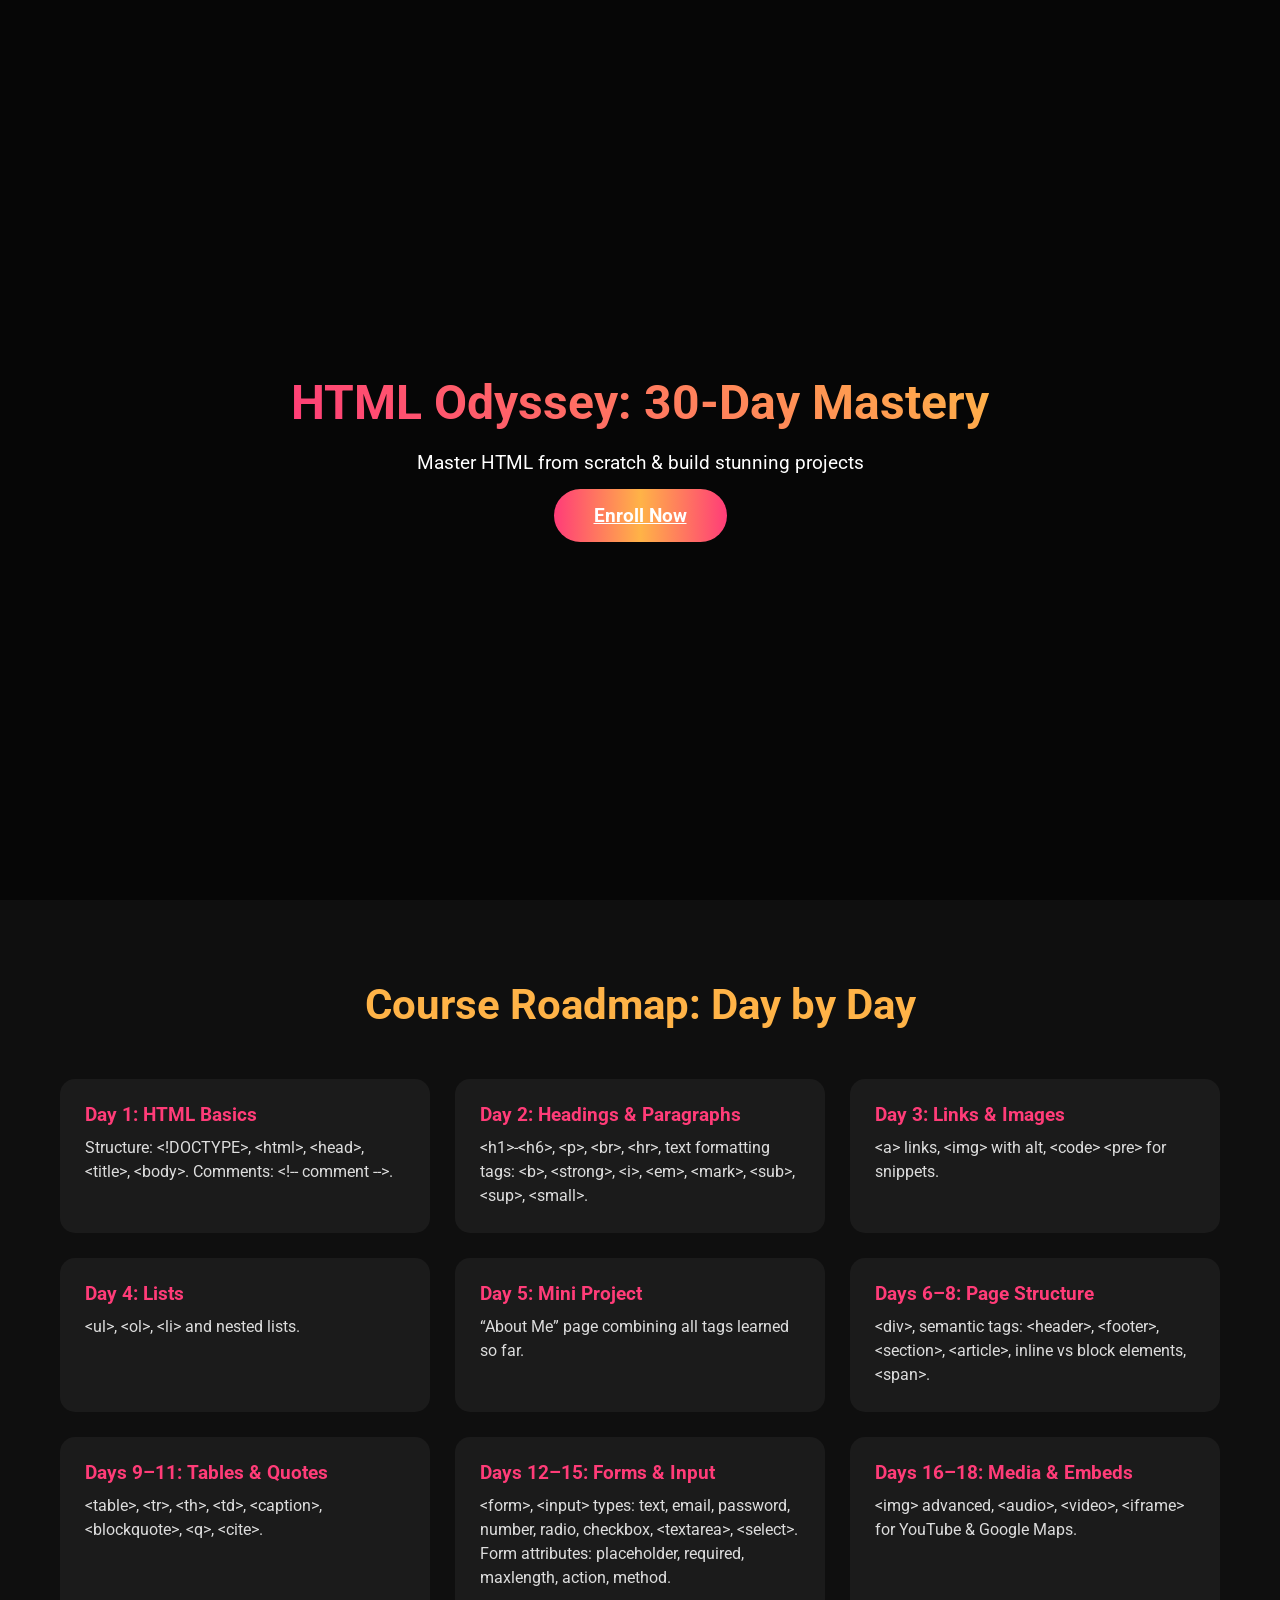
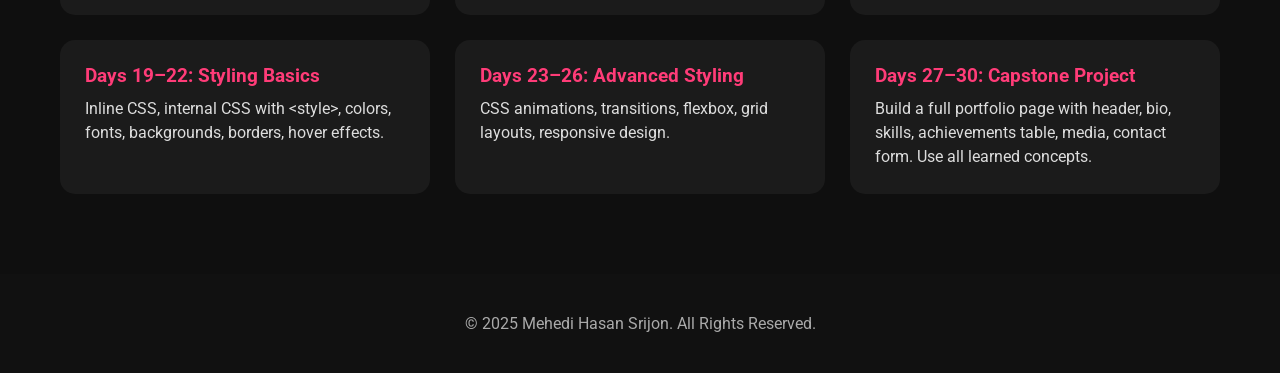
<file: html/index.html>
<!DOCTYPE html>
<html lang="en">
<head>
<meta charset="UTF-8">
<meta name="viewport" content="width=device-width, initial-scale=1.0">
<title>HTML Odyssey: 30-Day Mastery</title>
<link href="https://fonts.googleapis.com/css2?family=Roboto:wght@400;700&display=swap" rel="stylesheet">
<style>
/* Reset & body */
*{margin:0;padding:0;box-sizing:border-box;font-family:'Roboto',sans-serif;}
body{background:#0f0f0f;color:#fff;scroll-behavior:smooth;}

/* Hero Section */
.hero{
  height:100vh;
  display:flex;
  flex-direction:column;
  justify-content:center;
  align-items:center;
  text-align:center;
  background:url('https://raw.githubusercontent.com/mehedihasansrijon/mehedihasansrijon.github.io/refs/heads/master/images/html_thum.png') no-repeat center center/cover;
  position:relative;
}
.hero::after{
  content:"";
  position:absolute;
  top:0; left:0;
  width:100%; height:100%;
  background:rgba(0,0,0,0.6);
}
.hero-content{
  position:relative; z-index:2;
  animation:fadeIn 1.5s ease forwards;
}
.hero h1{
  font-size:3rem; margin-bottom:20px;
  background:linear-gradient(45deg,#ff3c78,#ffb347);
  -webkit-background-clip:text;
  -webkit-text-fill-color:transparent;
  animation:slideDown 1s;
}
.hero p{
  font-size:1.2rem;margin-bottom:30px;
  animation:slideUp 1s;
}
.enroll-btn{
  padding:15px 40px;font-size:1.2rem;font-weight:bold;color:#fff;
  background:linear-gradient(270deg,#ff3c78,#ffb347,#ff3c78);
  border:none;border-radius:50px;cursor:pointer;position:relative;
  animation:gradientShift 4s ease infinite; transition:transform 0.3s,box-shadow 0.3s;
}
.enroll-btn:hover{transform:scale(1.1);box-shadow:0 0 25px #ff3c78;}

/* Timeline */
.timeline{padding:80px 20px;max-width:1200px;margin:0 auto;}
.timeline h2{text-align:center;font-size:2.6rem;margin-bottom:50px;color:#ffb347;}
.timeline-container{display:grid;grid-template-columns:repeat(auto-fit,minmax(280px,1fr));gap:25px;}
.timeline-day{
  background:rgba(255,255,255,0.05);padding:25px;border-radius:15px;
  position:relative; opacity:0; transform:translateY(50px);
  animation:fadeUp 0.8s forwards;
  transition:0.5s;
}
.timeline-day:hover{transform:translateY(0) scale(1.05); box-shadow:0 0 25px #ff3c78;}
.timeline-day h3{color:#ff3c78;margin-bottom:10px;}
.timeline-day p{color:#ddd;line-height:1.5;}

/* Footer */
footer{padding:40px 20px;text-align:center;background:#111;color:#aaa;}

/* Animations */
@keyframes fadeUp{to{opacity:1; transform:translateY(0);}}
@keyframes fadeIn{0%{opacity:0;}100%{opacity:1;}}
@keyframes slideDown{0%{opacity:0; transform:translateY(-50px);}100%{opacity:1; transform:translateY(0);}}
@keyframes slideUp{0%{opacity:0; transform:translateY(50px);}100%{opacity:1; transform:translateY(0);}}
@keyframes gradientShift{0%{background-position:0% 50%;}50%{background-position:100% 50%;}100%{background-position:0% 50%;}}

/* Responsive */
@media(max-width:768px){.hero h1{font-size:2.2rem;}}
</style>
</head>
<body>

<!-- Hero Section -->
<section class="hero">
  <div class="hero-content">
    <h1>HTML Odyssey: 30-Day Mastery</h1>
    <p>Master HTML from scratch & build stunning projects</p>
    <a class="enroll-btn" href="https://wa.me/8801959496164?text=Hi!%20I%20want%20to%20enroll%20in%20HTML%20Odyssey" target="_blank">Enroll Now</a>
  </div>
</section>

<!-- Timeline Section -->
<section class="timeline">
  <h2>Course Roadmap: Day by Day</h2>
  <div class="timeline-container">
    <div class="timeline-day" style="animation-delay:0s;">
      <h3>Day 1: HTML Basics</h3>
      <p>Structure: &lt;!DOCTYPE&gt;, &lt;html&gt;, &lt;head&gt;, &lt;title&gt;, &lt;body&gt;. Comments: &lt;!-- comment --&gt;.</p>
    </div>
    <div class="timeline-day" style="animation-delay:0.1s;">
      <h3>Day 2: Headings & Paragraphs</h3>
      <p>&lt;h1&gt;-&lt;h6&gt;, &lt;p&gt;, &lt;br&gt;, &lt;hr&gt;, text formatting tags: &lt;b&gt;, &lt;strong&gt;, &lt;i&gt;, &lt;em&gt;, &lt;mark&gt;, &lt;sub&gt;, &lt;sup&gt;, &lt;small&gt;.</p>
    </div>
    <div class="timeline-day" style="animation-delay:0.2s;">
      <h3>Day 3: Links & Images</h3>
      <p>&lt;a&gt; links, &lt;img&gt; with alt, &lt;code&gt; &lt;pre&gt; for snippets.</p>
    </div>
    <div class="timeline-day" style="animation-delay:0.3s;">
      <h3>Day 4: Lists</h3>
      <p>&lt;ul&gt;, &lt;ol&gt;, &lt;li&gt; and nested lists.</p>
    </div>
    <div class="timeline-day" style="animation-delay:0.4s;">
      <h3>Day 5: Mini Project</h3>
      <p>“About Me” page combining all tags learned so far.</p>
    </div>
    <div class="timeline-day" style="animation-delay:0.5s;">
      <h3>Days 6–8: Page Structure</h3>
      <p>&lt;div&gt;, semantic tags: &lt;header&gt;, &lt;footer&gt;, &lt;section&gt;, &lt;article&gt;, inline vs block elements, &lt;span&gt;.</p>
    </div>
    <div class="timeline-day" style="animation-delay:0.6s;">
      <h3>Days 9–11: Tables & Quotes</h3>
      <p>&lt;table&gt;, &lt;tr&gt;, &lt;th&gt;, &lt;td&gt;, &lt;caption&gt;, &lt;blockquote&gt;, &lt;q&gt;, &lt;cite&gt;.</p>
    </div>
    <div class="timeline-day" style="animation-delay:0.7s;">
      <h3>Days 12–15: Forms & Input</h3>
      <p>&lt;form&gt;, &lt;input&gt; types: text, email, password, number, radio, checkbox, &lt;textarea&gt;, &lt;select&gt;. Form attributes: placeholder, required, maxlength, action, method.</p>
    </div>
    <div class="timeline-day" style="animation-delay:0.8s;">
      <h3>Days 16–18: Media & Embeds</h3>
      <p>&lt;img&gt; advanced, &lt;audio&gt;, &lt;video&gt;, &lt;iframe&gt; for YouTube & Google Maps.</p>
    </div>
    <div class="timeline-day" style="animation-delay:0.9s;">
      <h3>Days 19–22: Styling Basics</h3>
      <p>Inline CSS, internal CSS with &lt;style&gt;, colors, fonts, backgrounds, borders, hover effects.</p>
    </div>
    <div class="timeline-day" style="animation-delay:1s;">
      <h3>Days 23–26: Advanced Styling</h3>
      <p>CSS animations, transitions, flexbox, grid layouts, responsive design.</p>
    </div>
    <div class="timeline-day" style="animation-delay:1.1s;">
      <h3>Days 27–30: Capstone Project</h3>
      <p>Build a full portfolio page with header, bio, skills, achievements table, media, contact form. Use all learned concepts.</p>
    </div>
  </div>
</section>

<!-- Footer -->
<footer>
  &copy; 2025 Mehedi Hasan Srijon. All Rights Reserved.
</footer>

</body>
</html>
</file>
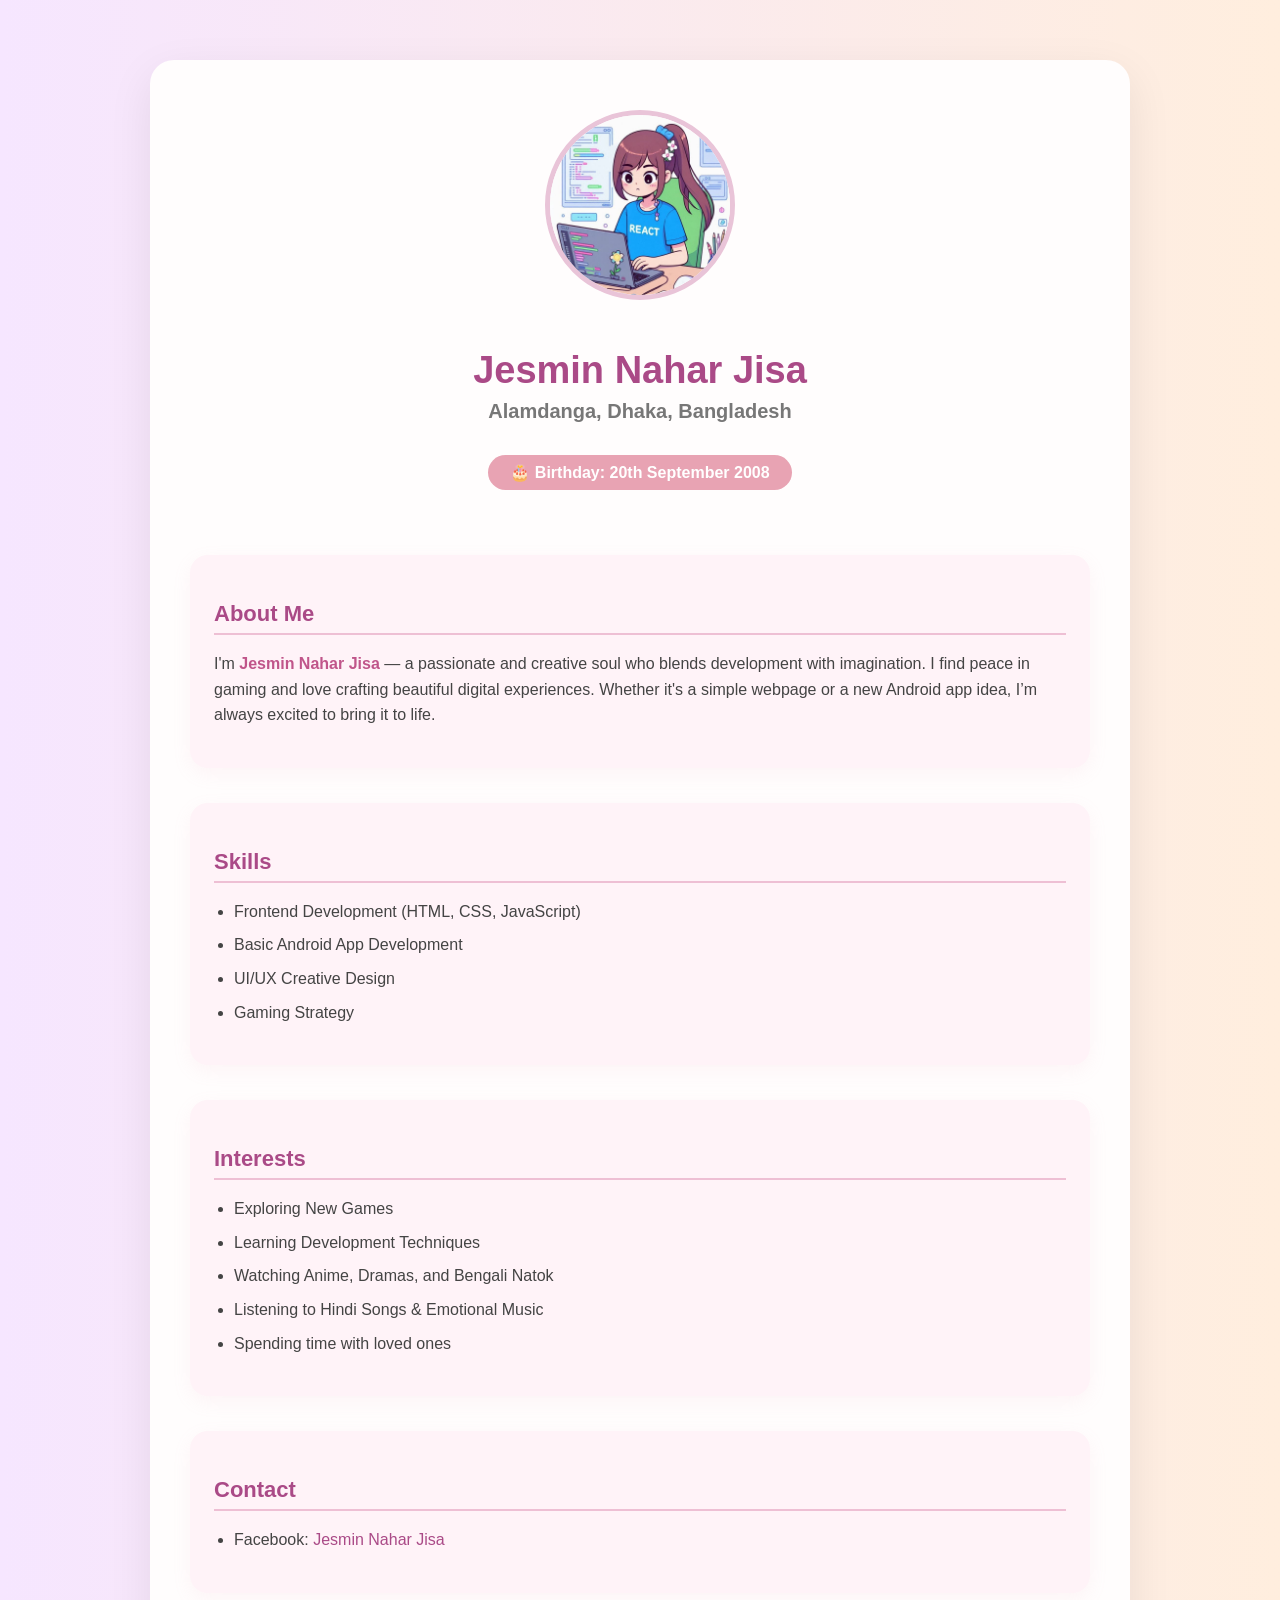
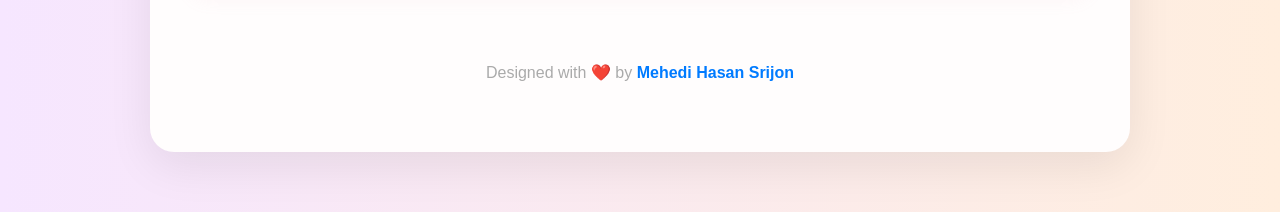
<file: jesmin.nahar.jisa/index.html>
<!DOCTYPE html>
<html lang="en">
<head>
  <meta charset="UTF-8" />
  <meta name="viewport" content="width=device-width, initial-scale=1.0"/>
  <title>Jesmin Nahar Jisa | Portfolio</title>
  <style>
    body {
      margin: 0;
      font-family: 'Segoe UI', 'Kalpurush', 'SolaimanLipi', sans-serif;
      background: linear-gradient(to right, #f6e6ff, #ffeede);
      color: #3d3d3d;
    }

    .container {
      max-width: 900px;
      margin: 60px auto;
      padding: 50px 40px;
      background-color: #fffdfd;
      border-radius: 24px;
      box-shadow: 0 14px 45px rgba(0, 0, 0, 0.08);
      text-align: center;
      animation: fadeIn 1.3s ease-out forwards;
    }

    @keyframes fadeIn {
      from { opacity: 0; transform: translateY(30px); }
      to { opacity: 1; transform: translateY(0); }
    }

    img {
      width: 180px;
      height: 180px;
      border-radius: 50%;
      object-fit: cover;
      border: 5px solid #e9c4d8;
      margin-bottom: 20px;
      transition: transform 0.3s ease;
    }

    img:hover {
      transform: scale(1.05);
    }

    h1 {
      font-size: 38px;
      color: #aa4a87;
      margin-bottom: 8px;
    }

    h2 {
      font-size: 20px;
      color: #777;
      margin-top: 0;
    }

    .birthday {
      font-size: 16px;
      font-weight: bold;
      color: #fff;
      background: #e8a3b3;
      display: inline-block;
      padding: 8px 22px;
      border-radius: 30px;
      margin: 15px 0 30px 0;
    }

    .section {
      text-align: left;
      margin-top: 35px;
      padding: 24px;
      background-color: #fff3f8;
      border-radius: 18px;
      box-shadow: 0 6px 18px rgba(234, 170, 191, 0.1);
      transition: all 0.3s ease;
    }

    .section:hover {
      transform: translateY(-5px);
      box-shadow: 0 8px 20px rgba(234, 170, 191, 0.2);
    }

    .section h3 {
      color: #aa4a87;
      margin-bottom: 14px;
      border-bottom: 2px solid #eebfd4;
      padding-bottom: 6px;
      font-size: 22px;
    }

    .section p, .section li {
      font-size: 16px;
      line-height: 1.6;
      color: #444;
    }

    ul {
      padding-left: 20px;
    }

    li {
      margin-bottom: 8px;
    }

    a {
      color: #aa4a87;
      text-decoration: none;
    }

    a:hover {
      text-decoration: underline;
    }

    .footer {
      margin-top: 50px;
      font-size: 14px;
      color: #aaa;
    }

    .highlight {
      color: #c0558a;
      font-weight: 600;
    }
  </style>
</head>
<body>
  <div class="container">
    <img src="https://mehedihasansrijon.github.io/images/jesmin_nahar_jisa.jpg" alt="Jesmin Nahar Jisa">
    <h1>Jesmin Nahar Jisa</h1>
    <h2>Alamdanga, Dhaka, Bangladesh</h2>
    <div class="birthday">🎂 Birthday: 20th September 2008</div>

    <div class="section">
      <h3>About Me</h3>
      <p>
        I'm <span class="highlight">Jesmin Nahar Jisa</span> — a passionate and creative soul who blends development with imagination. I find peace in gaming and love crafting beautiful digital experiences. Whether it's a simple webpage or a new Android app idea, I’m always excited to bring it to life.
      </p>
    </div>

    <div class="section">
      <h3>Skills</h3>
      <ul>
        <li>Frontend Development (HTML, CSS, JavaScript)</li>
        <li>Basic Android App Development</li>
        <li>UI/UX Creative Design</li>
        <li>Gaming Strategy</li>
      </ul>
    </div>

    <div class="section">
      <h3>Interests</h3>
      <ul>
        <li>Exploring New Games</li>
        <li>Learning Development Techniques</li>
        <li>Watching Anime, Dramas, and Bengali Natok</li>
        <li>Listening to Hindi Songs & Emotional Music</li>
        <li>Spending time with loved ones</li>
      </ul>
    </div>    

    <div class="section">
      <h3>Contact</h3>
      <ul>
        <li>
          Facebook: 
          <a href="https://www.facebook.com/jesmin.nahar.jisa09" target="_blank">Jesmin Nahar Jisa</a>
        </li>
      </ul>
    </div>    

    <div class="footer" style="text-align: center; padding: 20px; font-size: 16px;">
      Designed with ❤️ by 
      <a href="https://mehedihasansrijon.github.io/" target="_blank" style="color: #007BFF; text-decoration: none; font-weight: bold;">
        Mehedi Hasan Srijon
      </a>
    </div>
    
  </div>
</body>
</html>
</file>
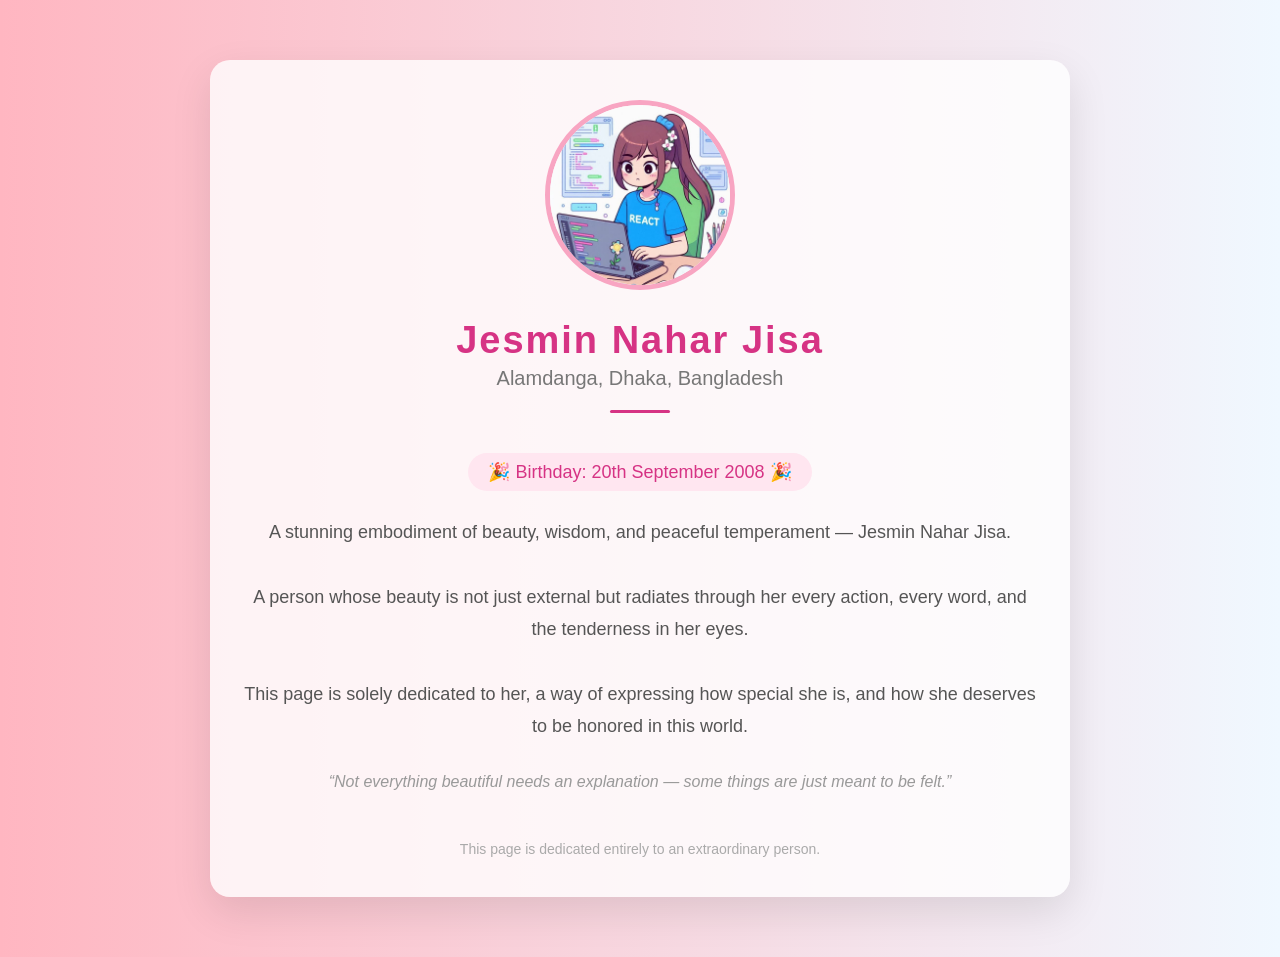
<file: jesmin.nahar.jisa.html>
<!DOCTYPE html>
<html lang="en">
<head>
  <meta charset="UTF-8" />
  <meta name="viewport" content="width=device-width, initial-scale=1.0"/>
  <title>Jesmin Nahar Jisa</title>
  <style>
    body {
      font-family: 'Kalpurush', 'SolaimanLipi', sans-serif;
      background: linear-gradient(to right, #ffb6c1, #f0f8ff);
      margin: 0;
      padding: 0;
      color: #444;
      overflow-x: hidden;
    }
    .container {
      max-width: 800px;
      margin: 60px auto;
      padding: 40px 30px;
      background-color: #ffffffcc;
      border-radius: 20px;
      box-shadow: 0 15px 40px rgba(0, 0, 0, 0.1);
      text-align: center;
      transform: translateY(30px);
      opacity: 0;
      animation: fadeInUp 1s forwards;
    }
    @keyframes fadeInUp {
      0% {
        transform: translateY(30px);
        opacity: 0;
      }
      100% {
        transform: translateY(0);
        opacity: 1;
      }
    }
    img {
      width: 180px;
      height: 180px;
      border-radius: 50%;
      object-fit: cover;
      border: 5px solid #f8a5c2;
      margin-bottom: 25px;
      animation: rotateImage 3s linear infinite;
    }
    @keyframes rotateImage {
      0% { transform: rotate(0deg); }
      100% { transform: rotate(360deg); }
    }
    h1 {
      font-size: 38px;
      color: #d63384;
      margin: 0;
      letter-spacing: 2px;
      animation: fadeInUp 1.5s forwards;
    }
    h2 {
      font-size: 20px;
      color: #777;
      margin-top: 5px;
      font-weight: normal;
      opacity: 0;
      animation: fadeInUp 2s forwards;
    }
    .line {
      width: 60px;
      height: 3px;
      background-color: #d63384;
      margin: 20px auto;
      border-radius: 3px;
      opacity: 0;
      animation: fadeInUp 2.5s forwards;
    }
    p {
      font-size: 18px;
      line-height: 1.8;
      color: #555;
      margin-top: 25px;
      opacity: 0;
      animation: fadeInUp 3s forwards;
    }
    .birthday {
      font-size: 18px;
      color: #d63384;
      margin-top: 20px;
      background-color: #ffe6f0;
      display: inline-block;
      padding: 8px 20px;
      border-radius: 25px;
      opacity: 0;
      animation: fadeInUp 3.5s forwards;
    }
    .quote {
      font-style: italic;
      color: #999;
      font-size: 16px;
      margin-top: 30px;
      opacity: 0;
      animation: fadeInUp 4s forwards;
    }
    .footer {
      margin-top: 50px;
      font-size: 14px;
      color: #aaa;
      opacity: 0;
      animation: fadeInUp 4.5s forwards;
    }
  
    /* Add bounce animation for button */
    @keyframes bounce {
      0%, 100% { transform: translateY(0); }
      50% { transform: translateY(-10px); }
    }
    .button:hover {
      animation: bounce 0.5s infinite;
    }
  </style>
</head>
<body>
  <div class="container">
    <img src="https://mehedihasansrijon.github.io/images/jesmin_nahar_jisa.jpg" alt="Jesmin Nahar Jisa">
    <h1>Jesmin Nahar Jisa</h1>
    <h2>Alamdanga, Dhaka, Bangladesh</h2>
    <div class="line"></div>

    <div class="birthday">🎉 Birthday: 20th September 2008 🎉</div>
    
    <p>
      A stunning embodiment of beauty, wisdom, and peaceful temperament — Jesmin Nahar Jisa.<br><br>
      A person whose beauty is not just external but radiates through her every action, every word, and the tenderness in her eyes.<br><br>
      This page is solely dedicated to her, a way of expressing how special she is, and how she deserves to be honored in this world.
    </p>

    <div class="quote">“Not everything beautiful needs an explanation — some things are just meant to be felt.”</div>

    <div class="footer">This page is dedicated entirely to an extraordinary person.</div>
  </div>
</body>
</html>
</file>
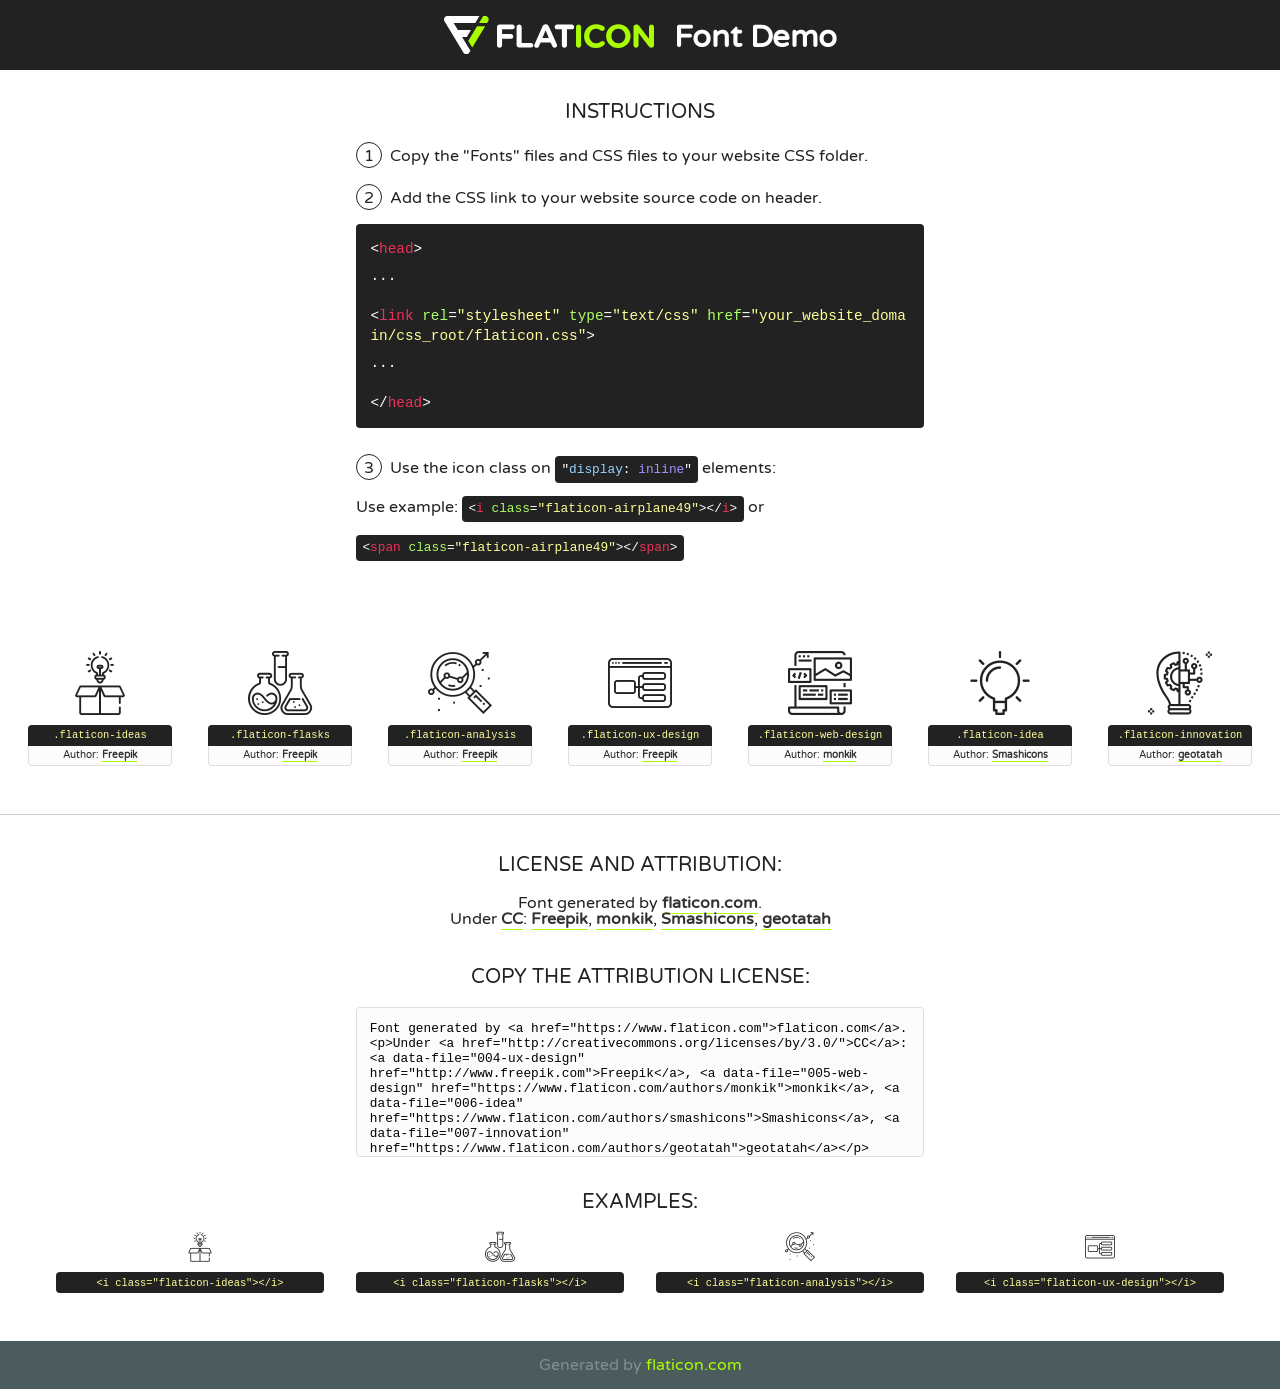
<file: fonts/flaticon/font/flaticon.html>
<!DOCTYPE html>
<!--
  Flaticon icon font: Flaticon
  Creation date: 20/03/2019 02:18
-->
<html>
<!DOCTYPE html>
<html>

<head>
    <title>Flaticon WebFont</title>
    <link href="http://fonts.googleapis.com/css?family=Varela+Round" rel="stylesheet" type="text/css" />
    <link rel="stylesheet" type="text/css" href="flaticon.css">
    <meta charset="UTF-8">
    <style>
    html, body, div, span, applet, object, iframe,
    h1, h2, h3, h4, h5, h6, p, blockquote, pre,
    a, abbr, acronym, address, big, cite, code,
    del, dfn, em, img, ins, kbd, q, s, samp,
    small, strike, strong, sub, sup, tt, var,
    b, u, i, center,
    dl, dt, dd, ol, ul, li,
    fieldset, form, label, legend,
    table, caption, tbody, tfoot, thead, tr, th, td,
    article, aside, canvas, details, embed, 
    figure, figcaption, footer, header, hgroup, 
    menu, nav, output, ruby, section, summary,
    time, mark, audio, video {
        margin: 0;
        padding: 0;
        border: 0;
        font-size: 100%;
        font: inherit;
        vertical-align: baseline;
    }
    /* HTML5 display-role reset for older browsers */
    article, aside, details, figcaption, figure, 
    footer, header, hgroup, menu, nav, section {
        display: block;
    }
    body {
        line-height: 1;
    }
    ol, ul {
        list-style: none;
    }
    blockquote, q {
        quotes: none;
    }
    blockquote:before, blockquote:after,
    q:before, q:after {
        content: '';
        content: none;
    }
    table {
        border-collapse: collapse;
        border-spacing: 0;
    }
    body {
        font-family: 'Varela Round', Helvetica, Arial, sans-serif;
        font-size: 16px;
        color: #222;
    }
    a {
        color: #333;
        border-bottom: 1px solid #a9fd00;
        font-weight: bold;
        text-decoration: none;
    }
    * {
        -moz-box-sizing: border-box;
        -webkit-box-sizing: border-box;
        box-sizing: border-box;
        margin: 0;
        padding: 0;
    }
    [class^="flaticon-"]:before, [class*=" flaticon-"]:before, [class^="flaticon-"]:after, [class*=" flaticon-"]:after {
        font-family: Flaticon;
        font-size: 30px;
        font-style: normal;
        margin-left: 20px;
        color: #333;
    }
    .wrapper {
        max-width: 600px;
        margin: auto;
        padding: 0 1em;
    }
    .title {
        font-size: 1.25em;
        text-align: center;
        margin-bottom: 1em;
        text-transform: uppercase;
    }
    header {
        text-align: center;
        background-color: #222;
        color: #fff;
        padding: 1em;
    }
    header .logo {
        width: 210px;
        height: 38px;
        display: inline-block;
        vertical-align: middle;
        margin-right: 1em;
        border: none;
    }
    header strong {
        font-size: 1.95em;
        font-weight: bold;
        vertical-align: middle;
        margin-top: 5px;
        display: inline-block;
    }
    .demo {
        margin: 2em auto;
        line-height: 1.25em;
    }
    .demo ul li {
        margin-bottom: 1em;
    }
    .demo ul li .num {
        color: #222;
        border-radius: 20px;
        display: inline-block;
        width: 26px;
        padding: 3px;
        height: 26px;
        text-align: center;
        margin-right: 0.5em;
        border: 1px solid #222;
    }
    .demo ul li code {
        background-color: #222;
        border-radius: 4px;
        padding: 0.25em 0.5em;
        display: inline-block;
        color: #fff;
        font-family: Consolas,Monaco,Lucida Console,Liberation Mono,DejaVu Sans Mono,Bitstream Vera Sans Mono,Courier New, monospace;
        font-weight: lighter;
        margin-top: 1em;
        font-size: 0.8em;
        word-break: break-all;
    }
    .demo ul li code.big {
        padding: 1em;
        font-size: 0.9em;
    }
    .demo ul li code .red {
        color: #EF3159;
    }
    .demo ul li code .green {
        color: #ACFF65;
    }
    .demo ul li code .yellow {
        color: #FFFF99;
    }
    .demo ul li code .blue {
        color: #99D3FF;
    }
    .demo ul li code .purple {
        color: #A295FF;
    }
    .demo ul li code .dots {
        margin-top: 0.5em;
        display: block;
    }
    #glyphs {
        border-bottom: 1px solid #ccc;
        padding: 2em 0;
        text-align: center;
    }
    .glyph {
        display: inline-block;
        width: 9em;
        margin: 1em;
        text-align: center;
        vertical-align: top;
        background: #FFF;
    }
    .glyph .glyph-icon {
        padding: 10px;
        display: block;
        font-family:"Flaticon";
        font-size: 64px;
        line-height: 1;
    }
    .glyph .glyph-icon:before {
        font-size: 64px;
        color: #222;
        margin-left: 0;
    }
    .class-name {
        font-size: 0.65em;
        background-color: #222;
        color: #fff;
        border-radius: 4px 4px 0 0;
        padding: 0.5em;
        color: #FFFF99;
        font-family: Consolas,Monaco,Lucida Console,Liberation Mono,DejaVu Sans Mono,Bitstream Vera Sans Mono,Courier New, monospace;
    }
    .author-name {
        font-size: 0.6em;
        background-color: #fcfcfd;
        border: 1px solid #DEDEE4;
        border-top: 0;
        border-radius: 0 0 4px 4px;
        padding: 0.5em;
    }
    .class-name:last-child {
        font-size: 10px;
        color:#888;
    }
    .class-name:last-child a {
        font-size: 10px;
        color:#555;
    }
    .class-name:last-child a:hover {
        color:#a9fd00;
    }
    .glyph > input {
        display: block;
        width: 100px;
        margin: 5px auto;
        text-align: center;
        font-size: 12px;
        cursor: text;
    }
    .glyph > input.icon-input {
        font-family:"Flaticon";
        font-size: 16px;
        margin-bottom: 10px;
    }
    .attribution .title {
        margin-top: 2em;
    }
    .attribution textarea {
        background-color: #fcfcfd;
        padding: 1em;
        border: none;
        box-shadow: none;
        border: 1px solid #DEDEE4;
        border-radius: 4px;
        resize: none;
        width: 100%;
        height: 150px;
        font-size: 0.8em;
        font-family: Consolas,Monaco,Lucida Console,Liberation Mono,DejaVu Sans Mono,Bitstream Vera Sans Mono,Courier New, monospace;
        -webkit-appearance: none;
    }
    .iconsuse {
        margin: 2em auto;
        text-align: center;
        max-width: 1200px;
    }
    .iconsuse:after {
        content: '';
        display: table;
        clear: both;
    }
    .iconsuse .image {
        float: left;
        width: 25%;
        padding: 0 1em;
    }
    .iconsuse .image p {
        margin-bottom: 1em;
    }
    .iconsuse .image span {
        display: block;
        font-size: 0.65em;
        background-color: #222;
        color: #fff;
        border-radius: 4px;
        padding: 0.5em;
        color: #FFFF99;
        margin-top: 1em;
        font-family: Consolas,Monaco,Lucida Console,Liberation Mono,DejaVu Sans Mono,Bitstream Vera Sans Mono,Courier New, monospace;
    }
    #footer {
        text-align: center;
        background-color: #4C5B5C;
        color: #7c9192;
        padding: 1em;
    }
    #footer a {
        border: none;
        color: #a9fd00;
        font-weight: normal;
    }
    @media (max-width: 960px) {
        .iconsuse .image {
            width: 50%;
        }
    }
    @media (max-width: 560px) {
        .iconsuse .image {
            width: 100%;
        }
    }
    </style>
</head>

<body class="characters-off">

    <header>
        <a href="https://www.flaticon.com" target="_blank" class="logo">
            <svg version="1.1" xmlns="http://www.w3.org/2000/svg" xmlns:xlink="http://www.w3.org/1999/xlink" xmlns:a="http://ns.adobe.com/AdobeSVGViewerExtensions/3.0/" viewBox="0 0 560.875 102.036" enable-background="new 0 0 560.875 102.036" xml:space="preserve">
                <defs>
                </defs>
                <g>
                    <g class="letters">
                        <path fill="#ffffff" d="M141.596,29.675c0-3.777,2.985-6.767,6.764-6.767h34.438c3.426,0,6.15,2.728,6.15,6.15
                        c0,3.43-2.724,6.149-6.15,6.149h-27.674v13.091h23.719c3.429,0,6.151,2.724,6.151,6.15c0,3.43-2.723,6.149-6.151,6.149h-23.719
                        v17.574c0,3.773-2.986,6.761-6.764,6.761c-3.779,0-6.764-2.989-6.764-6.761V29.675z"></path>
                        <path fill="#ffffff" d="M193.844,29.149c0-3.781,2.985-6.767,6.764-6.767c3.776,0,6.763,2.985,6.763,6.767v42.957h25.039
                        c3.426,0,6.149,2.726,6.149,6.153c0,3.425-2.723,6.15-6.149,6.15h-31.802c-3.779,0-6.764-2.986-6.764-6.768V29.149z"></path>
                        <path fill="#ffffff" d="M241.891,75.71l21.438-48.407c1.492-3.341,4.215-5.357,7.906-5.357h0.792
                        c3.686,0,6.323,2.017,7.815,5.357l21.439,48.407c0.436,0.967,0.701,1.845,0.701,2.723c0,3.602-2.809,6.501-6.414,6.501
                        c-3.161,0-5.269-1.845-6.499-4.655l-4.132-9.661h-27.059l-4.301,10.102c-1.144,2.631-3.426,4.214-6.237,4.214
                        c-3.517,0-6.24-2.81-6.24-6.325C241.1,77.64,241.451,76.677,241.891,75.71z M279.932,58.666l-8.521-20.297l-8.526,20.297H279.932
                        z"></path>
                        <path fill="#ffffff" d="M314.864,35.387H301.86c-3.429,0-6.239-2.813-6.239-6.238c0-3.429,2.811-6.24,6.239-6.24h39.533
                        c3.426,0,6.237,2.811,6.237,6.24c0,3.425-2.811,6.238-6.237,6.238h-13.001v42.785c0,3.773-2.99,6.761-6.764,6.761
                        c-3.779,0-6.764-2.989-6.764-6.761V35.387z"></path>
                        <path fill="#A9FD00" d="M352.615,29.149c0-3.781,2.985-6.767,6.767-6.767c3.774,0,6.761,2.985,6.761,6.767v49.024
                        c0,3.773-2.987,6.761-6.761,6.761c-3.781,0-6.767-2.989-6.767-6.761V29.149z"></path>
                        <path fill="#A9FD00" d="M374.132,53.836v-0.179c0-17.481,13.178-31.801,32.065-31.801c9.22,0,15.459,2.458,20.557,6.238
                        c1.402,1.054,2.637,2.985,2.637,5.357c0,3.692-2.985,6.59-6.681,6.59c-1.845,0-3.071-0.702-4.044-1.319
                        c-3.776-2.813-7.729-4.393-12.562-4.393c-10.364,0-17.831,8.611-17.831,19.154v0.173c0,10.542,7.291,19.329,17.831,19.329
                        c5.715,0,9.492-1.756,13.359-4.834c1.049-0.874,2.458-1.491,4.039-1.491c3.429,0,6.325,2.813,6.325,6.236
                        c0,2.106-1.056,3.78-2.282,4.834c-5.539,4.834-12.036,7.733-21.878,7.733C387.572,85.464,374.132,71.493,374.132,53.836z"></path>
                        <path fill="#A9FD00" d="M433.009,53.836v-0.179c0-17.481,13.79-31.801,32.766-31.801c18.981,0,32.592,14.143,32.592,31.628v0.173
                        c0,17.483-13.785,31.807-32.769,31.807C446.625,85.464,433.009,71.32,433.009,53.836z M484.224,53.836v-0.179
                        c0-10.539-7.725-19.326-18.626-19.326c-10.893,0-18.449,8.611-18.449,19.154v0.173c0,10.542,7.73,19.329,18.626,19.329
                        C476.676,72.986,484.224,64.378,484.224,53.836z"></path>
                        <path fill="#A9FD00" d="M506.233,29.321c0-3.774,2.99-6.763,6.767-6.763h1.401c3.252,0,5.183,1.583,7.029,3.953l26.093,34.265
                        V29.059c0-3.692,2.99-6.677,6.681-6.677c3.683,0,6.671,2.985,6.671,6.677v48.934c0,3.78-2.987,6.765-6.764,6.765h-0.436
                        c-3.257,0-5.188-1.581-7.034-3.953l-27.056-35.492v32.944c0,3.687-2.985,6.676-6.678,6.676c-3.683,0-6.673-2.989-6.673-6.676
                        V29.321z"></path>
                    </g>
                    <g class="insignia">
                        <path fill="#ffffff" d="M48.372,56.137h12.517l11.156-18.537H37.186L25.688,18.539h57.825L94.668,0H9.271
                        C5.925,0,2.842,1.801,1.198,4.716c-1.644,2.907-1.593,6.482,0.134,9.343l50.38,83.501c1.678,2.781,4.689,4.476,7.938,4.476
                        c3.246,0,6.257-1.695,7.935-4.476l2.898-4.804L48.372,56.137z"></path>
                        <g class="i">
                            <path fill="#A9FD00" d="M93.575,18.539h0.031v0.004l21.652,0.004l2.705-4.488c1.727-2.861,1.778-6.436,0.133-9.343
                            C116.454,1.801,113.371,0,110.026,0h-5.294L93.575,18.539z"></path>
                            <polygon fill="#A9FD00" points="88.291,27.356 64.725,66.486 75.519,84.404 109.942,27.356"></polygon>
                        </g>
                    </g>
                </g>
            </svg>
        </a>
        <strong>Font Demo</strong>
    </header>


    <section class="demo wrapper">

        <p class="title">Instructions</p>

        <ul>
            <li>
                <span class="num">1</span>Copy the "Fonts" files and CSS files to your website CSS folder.
            </li>
            <li>
                <span class="num">2</span>Add the CSS link to your website source code on header.
                <code class="big">
                    &lt;<span class="red">head</span>&gt;
                    <br/><span class="dots">...</span>
                    <br/>&lt;<span class="red">link</span> <span class="green">rel</span>=<span class="yellow">"stylesheet"</span> <span class="green">type</span>=<span class="yellow">"text/css"</span> <span class="green">href</span>=<span class="yellow">"your_website_domain/css_root/flaticon.css"</span>&gt;
                    <br/><span class="dots">...</span>
                    <br/>&lt;/<span class="red">head</span>&gt;
                </code>
            </li>

            <li>
                <p>
                    <span class="num">3</span>Use the icon class on <code>"<span class="blue">display</span>:<span class="purple"> inline</span>"</code> elements:
                    <br />
                    Use example: <code>&lt;<span class="red">i</span> <span class="green">class</span>=<span class="yellow">&quot;flaticon-airplane49&quot;</span>&gt;&lt;/<span class="red">i</span>&gt;</code> or <code>&lt;<span class="red">span</span> <span class="green">class</span>=<span class="yellow">&quot;flaticon-airplane49&quot;</span>&gt;&lt;/<span class="red">span</span>&gt;</code>
            </li>
        </ul>

    </section>




   <section id="glyphs">          
    
      
        <div class="glyph"><div class="glyph-icon flaticon-ideas"></div>
            <div class="class-name">.flaticon-ideas</div>
            <div class="author-name">Author: <a data-file="001-ideas" href="http://www.freepik.com">Freepik</a> </div> 
        </div>        
        
        <div class="glyph"><div class="glyph-icon flaticon-flasks"></div>
            <div class="class-name">.flaticon-flasks</div>
            <div class="author-name">Author: <a data-file="002-flasks" href="http://www.freepik.com">Freepik</a> </div> 
        </div>        
        
        <div class="glyph"><div class="glyph-icon flaticon-analysis"></div>
            <div class="class-name">.flaticon-analysis</div>
            <div class="author-name">Author: <a data-file="003-analysis" href="http://www.freepik.com">Freepik</a> </div> 
        </div>        
        
        <div class="glyph"><div class="glyph-icon flaticon-ux-design"></div>
            <div class="class-name">.flaticon-ux-design</div>
            <div class="author-name">Author: <a data-file="004-ux-design" href="http://www.freepik.com">Freepik</a> </div> 
        </div>        
        
        <div class="glyph"><div class="glyph-icon flaticon-web-design"></div>
            <div class="class-name">.flaticon-web-design</div>
            <div class="author-name">Author: <a data-file="005-web-design" href="https://www.flaticon.com/authors/monkik">monkik</a> </div> 
        </div>        
        
        <div class="glyph"><div class="glyph-icon flaticon-idea"></div>
            <div class="class-name">.flaticon-idea</div>
            <div class="author-name">Author: <a data-file="006-idea" href="https://www.flaticon.com/authors/smashicons">Smashicons</a> </div> 
        </div>        
        
        <div class="glyph"><div class="glyph-icon flaticon-innovation"></div>
            <div class="class-name">.flaticon-innovation</div>
            <div class="author-name">Author: <a data-file="007-innovation" href="https://www.flaticon.com/authors/geotatah">geotatah</a> </div> 
        </div>        
        

    </section>



    <section class="attribution wrapper"   style="text-align:center;">

      <div class="title">License and attribution:</div><div class="attrDiv">Font generated by <a href="https://www.flaticon.com">flaticon.com</a>. <div><p>Under <a href="http://creativecommons.org/licenses/by/3.0/">CC</a>: <a data-file="004-ux-design" href="http://www.freepik.com">Freepik</a>, <a data-file="005-web-design" href="https://www.flaticon.com/authors/monkik">monkik</a>, <a data-file="006-idea" href="https://www.flaticon.com/authors/smashicons">Smashicons</a>, <a data-file="007-innovation" href="https://www.flaticon.com/authors/geotatah">geotatah</a></p>  </div>
      </div>
      <div class="title">Copy the Attribution License:</div>

    <textarea onclick="this.focus();this.select();">Font generated by &lt;a href=&quot;https://www.flaticon.com&quot;&gt;flaticon.com&lt;/a&gt;. <p>Under <a href="http://creativecommons.org/licenses/by/3.0/">CC</a>: <a data-file="004-ux-design" href="http://www.freepik.com">Freepik</a>, <a data-file="005-web-design" href="https://www.flaticon.com/authors/monkik">monkik</a>, <a data-file="006-idea" href="https://www.flaticon.com/authors/smashicons">Smashicons</a>, <a data-file="007-innovation" href="https://www.flaticon.com/authors/geotatah">geotatah</a></p>  
     </textarea>

    </section>

    <section class="iconsuse">

          <div class="title">Examples:</div>            
             
            <div class="image">
                <p>
                    <i class="glyph-icon flaticon-ideas"></i> 
                    <span>&lt;i class=&quot;flaticon-ideas&quot;&gt;&lt;/i&gt;</span>
                </p>
            </div>
            
            <div class="image">
                <p>
                    <i class="glyph-icon flaticon-flasks"></i> 
                    <span>&lt;i class=&quot;flaticon-flasks&quot;&gt;&lt;/i&gt;</span>
                </p>
            </div>
            
            <div class="image">
                <p>
                    <i class="glyph-icon flaticon-analysis"></i> 
                    <span>&lt;i class=&quot;flaticon-analysis&quot;&gt;&lt;/i&gt;</span>
                </p>
            </div>
            
            <div class="image">
                <p>
                    <i class="glyph-icon flaticon-ux-design"></i> 
                    <span>&lt;i class=&quot;flaticon-ux-design&quot;&gt;&lt;/i&gt;</span>
                </p>
            </div>
                       
        </div>
                            
    </section>

<div id="footer">
    <div>Generated by <a href="https://www.flaticon.com">flaticon.com</a>
    </div>
</div>



</body>
</html>
</file>
<file: fonts/flaticon/font/flaticon.css>
/*
  	Flaticon icon font: Flaticon
  	Creation date: 20/03/2019 02:18
  	*/

@font-face {
  font-family: "Flaticon";
  src: url("./Flaticon.eot");
  src: url("./Flaticon.eot?#iefix") format("embedded-opentype"),
       url("./Flaticon.woff2") format("woff2"),
       url("./Flaticon.woff") format("woff"),
       url("./Flaticon.ttf") format("truetype"),
       url("./Flaticon.svg#Flaticon") format("svg");
  font-weight: normal;
  font-style: normal;
}

@media screen and (-webkit-min-device-pixel-ratio:0) {
  @font-face {
    font-family: "Flaticon";
    src: url("./Flaticon.svg#Flaticon") format("svg");
  }
}

[class^="flaticon-"]:before, [class*=" flaticon-"]:before,
[class^="flaticon-"]:after, [class*=" flaticon-"]:after {   
  font-family: Flaticon;
        font-size: 20px;
font-style: normal;
margin-left: 20px;
}

.flaticon-ideas:before { content: "\f100"; }
.flaticon-flasks:before { content: "\f101"; }
.flaticon-analysis:before { content: "\f102"; }
.flaticon-ux-design:before { content: "\f103"; }
.flaticon-web-design:before { content: "\f104"; }
.flaticon-idea:before { content: "\f105"; }
.flaticon-innovation:before { content: "\f106"; }
</file>
